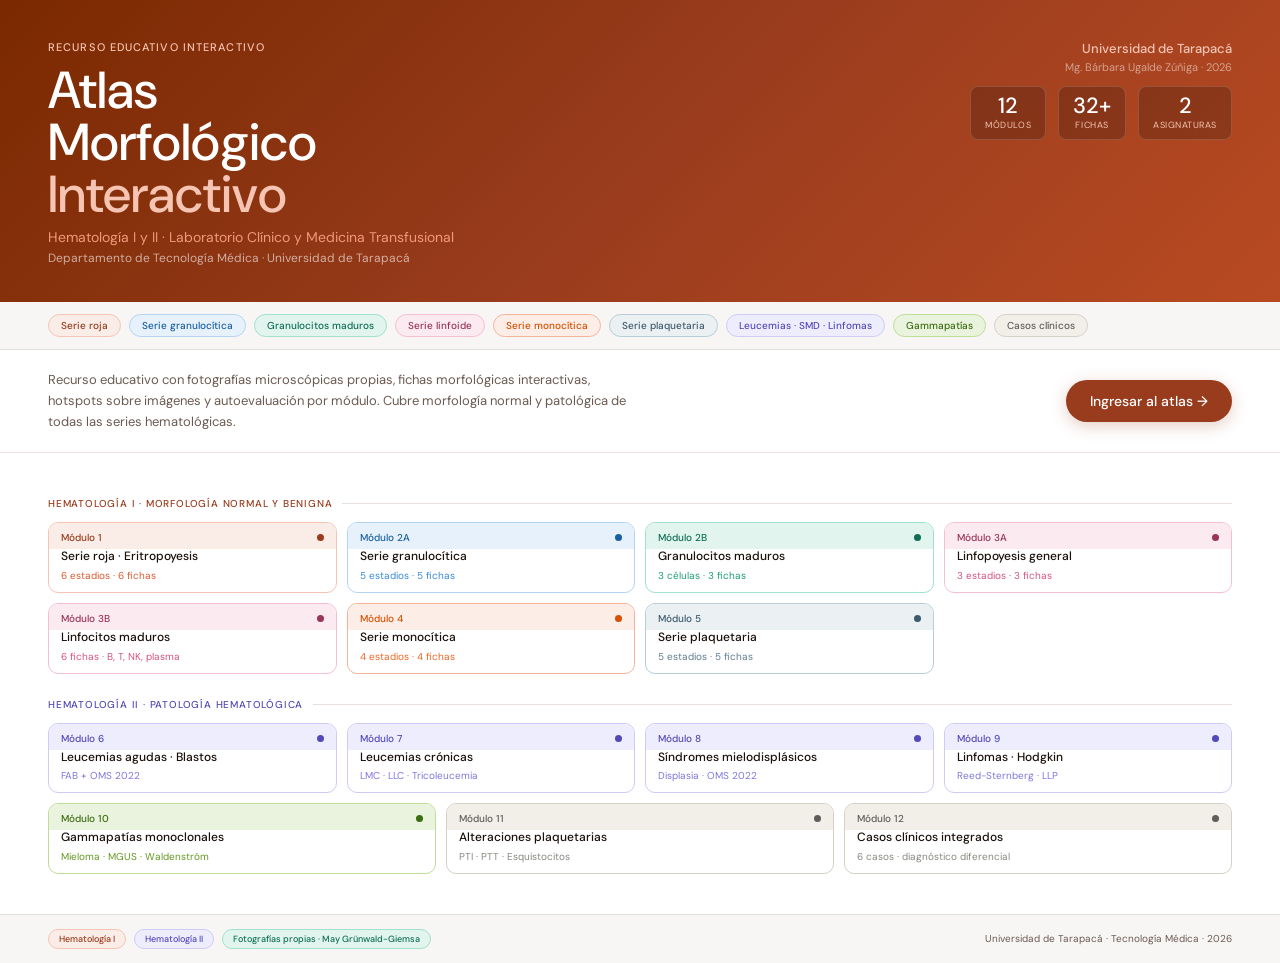
<file: index.html>
<!DOCTYPE html>
<html lang="es">
<head>
  <meta charset="UTF-8">
  <meta name="viewport" content="width=device-width, initial-scale=1.0">
  <title>Atlas Morfológico Interactivo · Hematología</title>
  <link href="https://fonts.googleapis.com/css2?family=DM+Sans:ital,wght@0,300;0,400;0,500;0,600;1,400&display=swap" rel="stylesheet">
  <script src="js/progreso.js"></script>
  <script src="js/estadisticas.js"></script>
  <style>
    *, *::before, *::after { box-sizing: border-box; margin: 0; padding: 0; }

    :root {
      --rojo: #993C1D;
      --rojo-medio: #D85A30;
      --rojo-claro: #F5C4B3;
      --rojo-palido: #FAECE7;
      --fondo: #ffffff;
      --fondo2: #F8F6F5;
      --borde: #E8E0DC;
      --texto: #1a0f0a;
      --texto-suave: #6b5a52;
    }

    html { scroll-behavior: smooth; }
    body { font-family: 'DM Sans', sans-serif; background: var(--fondo); color: var(--texto); min-height: 100vh; }

    /* HERO */
    .hero {
      background: linear-gradient(135deg, #7A2900 0%, #993C1D 50%, #B84A22 100%);
      padding: 40px 48px 36px;
      display: flex;
      justify-content: space-between;
      align-items: flex-start;
      flex-wrap: wrap;
      gap: 24px;
    }

    .hero-left .pretitulo { font-size: 11px; color: var(--rojo-claro); font-weight: 500; text-transform: uppercase; letter-spacing: .1em; margin-bottom: 10px; }
    .hero-left .titulo { font-size: 52px; font-weight: 500; color: #fff; line-height: 1; margin-bottom: 8px; }
    .hero-left .titulo span { color: var(--rojo-claro); }
    .hero-left .subtitulo { font-size: 14px; color: #F0997B; margin-bottom: 4px; }
    .hero-left .institucion { font-size: 12px; color: rgba(255,255,255,.6); }
    .hero-right { text-align: right; }
    .hero-right .universidad { font-size: 13px; color: var(--rojo-claro); font-weight: 500; }
    .hero-right .docente { font-size: 11px; color: rgba(255,255,255,.5); margin-top: 3px; }

    .hero-stats { display: flex; gap: 12px; margin-top: 12px; justify-content: flex-end; }
    .stat { background: rgba(0,0,0,.2); border: 1px solid rgba(255,255,255,.15); border-radius: 8px; padding: 8px 14px; text-align: center; }
    .stat-num { font-size: 22px; font-weight: 500; color: #fff; line-height: 1; }
    .stat-label { font-size: 9px; color: var(--rojo-claro); text-transform: uppercase; letter-spacing: .06em; margin-top: 2px; }

    /* TAGS */
    .tags-bar { background: var(--fondo2); padding: 12px 48px; display: flex; gap: 8px; flex-wrap: wrap; border-bottom: 1px solid var(--borde); }
    .tag { font-size: 10px; padding: 4px 12px; border-radius: 20px; font-weight: 500; border: 1px solid; }

    /* DESCRIPCIÓN */
    .desc-bar { padding: 20px 48px; display: flex; justify-content: space-between; align-items: center; gap: 24px; flex-wrap: wrap; border-bottom: 1px solid var(--borde); background: #fff; }
    .desc-txt { font-size: 13px; color: var(--texto-suave); line-height: 1.6; max-width: 580px; }

    .btn-ingresar {
      display: inline-flex; align-items: center; gap: 8px;
      background: var(--rojo); color: #fff;
      padding: 12px 24px; border-radius: 30px;
      font-size: 14px; font-weight: 500; text-decoration: none;
      transition: all .2s; white-space: nowrap;
      box-shadow: 0 4px 16px rgba(153,60,29,.25);
    }
    .btn-ingresar:hover { background: #7A2900; transform: translateY(-2px); box-shadow: 0 6px 20px rgba(153,60,29,.35); }

    /* BODY */
    .body { padding: 24px 48px 40px; background: #fff; }

    .seccion-label {
      font-size: 10px; font-weight: 500; text-transform: uppercase; letter-spacing: .08em;
      margin: 20px 0 12px; display: flex; align-items: center; gap: 10px;
    }
    .seccion-label::after { content: ''; flex: 1; height: 1px; background: var(--borde); }

    .grid { display: grid; grid-template-columns: repeat(4, 1fr); gap: 10px; margin-bottom: 10px; }
    .grid-3 { display: grid; grid-template-columns: repeat(3, 1fr); gap: 10px; }

    .mod-card {
      border-radius: 10px; overflow: hidden; border: 1.5px solid;
      text-decoration: none; display: block;
      transition: transform .15s, box-shadow .15s;
      cursor: pointer; background: #fff;
    }
    .mod-card:hover { transform: translateY(-3px); box-shadow: 0 6px 20px rgba(0,0,0,.08); }

    .mod-top { padding: 8px 12px 5px; display: flex; justify-content: space-between; align-items: center; }
    .mod-etiqueta { font-size: 10px; font-weight: 500; }
    .mod-dot { width: 7px; height: 7px; border-radius: 50%; }
    .mod-nombre { font-size: 12px; font-weight: 500; color: #1a0f0a; padding: 0 12px 4px; line-height: 1.3; }
    .mod-fichas { font-size: 10px; padding: 0 12px 10px; }

    /* FOOTER */
    .footer {
      background: var(--fondo2); padding: 14px 48px;
      display: flex; justify-content: space-between; align-items: center;
      border-top: 1px solid var(--borde); flex-wrap: wrap; gap: 10px;
    }
    .footer-badges { display: flex; gap: 8px; flex-wrap: wrap; }
    .footer-badge { font-size: 9px; padding: 3px 10px; border-radius: 20px; border: 1px solid; font-weight: 500; }
    .footer-txt { font-size: 10px; color: var(--texto-suave); }

    @media (max-width: 900px) {
      .hero { padding: 28px 24px; }
      .hero-left .titulo { font-size: 38px; }
      .tags-bar, .desc-bar, .body, .footer { padding-left: 24px; padding-right: 24px; }
      .grid { grid-template-columns: repeat(2, 1fr); }
      .grid-3 { grid-template-columns: repeat(2, 1fr); }
    }
    @media (max-width: 560px) {
      .grid { grid-template-columns: 1fr 1fr; }
      .hero-left .titulo { font-size: 30px; }
    }
  </style>
</head>
<body>

  <div class="hero">
    <div class="hero-left">
      <div class="pretitulo">Recurso educativo interactivo</div>
      <div class="titulo">Atlas<br>Morfológico<br><span>Interactivo</span></div>
      <div class="subtitulo">Hematología I y II · Laboratorio Clínico y Medicina Transfusional</div>
      <div class="institucion">Departamento de Tecnología Médica · Universidad de Tarapacá</div>
    </div>
    <div class="hero-right">
      <div class="universidad">Universidad de Tarapacá</div>
      <div class="docente">Mg. Bárbara Ugalde Zúñiga · 2026</div>
      <div class="hero-stats">
        <div class="stat"><div class="stat-num">12</div><div class="stat-label">Módulos</div></div>
        <div class="stat"><div class="stat-num">32+</div><div class="stat-label">Fichas</div></div>
        <div class="stat"><div class="stat-num">2</div><div class="stat-label">Asignaturas</div></div>
      </div>
    </div>
  </div>

  <div class="tags-bar">
    <span class="tag" style="color:#993C1D;border-color:#F5C4B3;background:#FAECE7">Serie roja</span>
    <span class="tag" style="color:#185FA5;border-color:#B5D4F4;background:#E6F1FB">Serie granulocítica</span>
    <span class="tag" style="color:#0F6E56;border-color:#9FE1CB;background:#E1F5EE">Granulocitos maduros</span>
    <span class="tag" style="color:#993556;border-color:#F4C0D1;background:#FBEAF0">Serie linfoide</span>
    <span class="tag" style="color:#D94F00;border-color:#F5B49A;background:#FCEEE6">Serie monocítica</span>
    <span class="tag" style="color:#3D5A6C;border-color:#B8CDD6;background:#EBF0F3">Serie plaquetaria</span>
    <span class="tag" style="color:#534AB7;border-color:#CECBF6;background:#EEEDFE">Leucemias · SMD · Linfomas</span>
    <span class="tag" style="color:#3B6D11;border-color:#C0DD97;background:#EAF3DE">Gammapatías</span>
    <span class="tag" style="color:#5F5E5A;border-color:#D3D1C7;background:#F1EFE8">Casos clínicos</span>
  </div>

  <div class="desc-bar">
    <p class="desc-txt">Recurso educativo con fotografías microscópicas propias, fichas morfológicas interactivas, hotspots sobre imágenes y autoevaluación por módulo. Cubre morfología normal y patológica de todas las series hematológicas.</p>
    <a href="modulos.html" class="btn-ingresar">Ingresar al atlas →</a>
  </div>

  <div class="body">

    <div class="seccion-label" style="color:#993C1D">Hematología I · Morfología normal y benigna</div>

    <div class="grid">
      <a href="modulos.html#mod1" class="mod-card" style="border-color:#F5C4B3">
        <div class="mod-top" style="background:#FAECE7"><span class="mod-etiqueta" style="color:#993C1D">Módulo 1</span><div class="mod-dot" style="background:#993C1D"></div></div>
        <div class="mod-nombre">Serie roja · Eritropoyesis</div>
        <div class="mod-fichas" style="color:#D85A30">6 estadios · 6 fichas</div>
      </a>
      <a href="modulos.html#mod2a" class="mod-card" style="border-color:#B5D4F4">
        <div class="mod-top" style="background:#E6F1FB"><span class="mod-etiqueta" style="color:#185FA5">Módulo 2A</span><div class="mod-dot" style="background:#185FA5"></div></div>
        <div class="mod-nombre">Serie granulocítica</div>
        <div class="mod-fichas" style="color:#378ADD">5 estadios · 5 fichas</div>
      </a>
      <a href="modulos.html#mod2b" class="mod-card" style="border-color:#9FE1CB">
        <div class="mod-top" style="background:#E1F5EE"><span class="mod-etiqueta" style="color:#0F6E56">Módulo 2B</span><div class="mod-dot" style="background:#0F6E56"></div></div>
        <div class="mod-nombre">Granulocitos maduros</div>
        <div class="mod-fichas" style="color:#1D9E75">3 células · 3 fichas</div>
      </a>
      <a href="modulos.html#mod3a" class="mod-card" style="border-color:#F4C0D1">
        <div class="mod-top" style="background:#FBEAF0"><span class="mod-etiqueta" style="color:#993556">Módulo 3A</span><div class="mod-dot" style="background:#993556"></div></div>
        <div class="mod-nombre">Linfopoyesis general</div>
        <div class="mod-fichas" style="color:#D4537E">3 estadios · 3 fichas</div>
      </a>
    </div>

    <div class="grid" style="margin-top:0">
      <a href="modulos.html#mod3b" class="mod-card" style="border-color:#F4C0D1">
        <div class="mod-top" style="background:#FBEAF0"><span class="mod-etiqueta" style="color:#993556">Módulo 3B</span><div class="mod-dot" style="background:#993556"></div></div>
        <div class="mod-nombre">Linfocitos maduros</div>
        <div class="mod-fichas" style="color:#D4537E">6 fichas · B, T, NK, plasma</div>
      </a>
      <a href="modulos.html#mod4" class="mod-card" style="border-color:#F5B49A">
        <div class="mod-top" style="background:#FCEEE6"><span class="mod-etiqueta" style="color:#D94F00">Módulo 4</span><div class="mod-dot" style="background:#D94F00"></div></div>
        <div class="mod-nombre">Serie monocítica</div>
        <div class="mod-fichas" style="color:#F26522">4 estadios · 4 fichas</div>
      </a>
      <a href="modulos.html#mod5" class="mod-card" style="border-color:#B8CDD6">
        <div class="mod-top" style="background:#EBF0F3"><span class="mod-etiqueta" style="color:#3D5A6C">Módulo 5</span><div class="mod-dot" style="background:#3D5A6C"></div></div>
        <div class="mod-nombre">Serie plaquetaria</div>
        <div class="mod-fichas" style="color:#5F7D8F">5 estadios · 5 fichas</div>
      </a>
      <div></div>
    </div>

    <div class="seccion-label" style="color:#534AB7; margin-top:24px">Hematología II · Patología hematológica</div>

    <div class="grid">
      <a href="modulos.html#mod6" class="mod-card" style="border-color:#CECBF6">
        <div class="mod-top" style="background:#EEEDFE"><span class="mod-etiqueta" style="color:#534AB7">Módulo 6</span><div class="mod-dot" style="background:#534AB7"></div></div>
        <div class="mod-nombre">Leucemias agudas · Blastos</div>
        <div class="mod-fichas" style="color:#7F77DD">FAB + OMS 2022</div>
      </a>
      <a href="modulos.html#mod7" class="mod-card" style="border-color:#CECBF6">
        <div class="mod-top" style="background:#EEEDFE"><span class="mod-etiqueta" style="color:#534AB7">Módulo 7</span><div class="mod-dot" style="background:#534AB7"></div></div>
        <div class="mod-nombre">Leucemias crónicas</div>
        <div class="mod-fichas" style="color:#7F77DD">LMC · LLC · Tricoleucemia</div>
      </a>
      <a href="modulos.html#mod8" class="mod-card" style="border-color:#CECBF6">
        <div class="mod-top" style="background:#EEEDFE"><span class="mod-etiqueta" style="color:#534AB7">Módulo 8</span><div class="mod-dot" style="background:#534AB7"></div></div>
        <div class="mod-nombre">Síndromes mielodisplásicos</div>
        <div class="mod-fichas" style="color:#7F77DD">Displasia · OMS 2022</div>
      </a>
      <a href="modulos.html#mod9" class="mod-card" style="border-color:#CECBF6">
        <div class="mod-top" style="background:#EEEDFE"><span class="mod-etiqueta" style="color:#534AB7">Módulo 9</span><div class="mod-dot" style="background:#534AB7"></div></div>
        <div class="mod-nombre">Linfomas · Hodgkin</div>
        <div class="mod-fichas" style="color:#7F77DD">Reed-Sternberg · LLP</div>
      </a>
    </div>

    <div class="grid-3" style="margin-top:10px">
      <a href="modulos.html#mod10" class="mod-card" style="border-color:#C0DD97">
        <div class="mod-top" style="background:#EAF3DE"><span class="mod-etiqueta" style="color:#3B6D11">Módulo 10</span><div class="mod-dot" style="background:#3B6D11"></div></div>
        <div class="mod-nombre">Gammapatías monoclonales</div>
        <div class="mod-fichas" style="color:#639922">Mieloma · MGUS · Waldenström</div>
      </a>
      <a href="modulos.html#mod11" class="mod-card" style="border-color:#D3D1C7">
        <div class="mod-top" style="background:#F1EFE8"><span class="mod-etiqueta" style="color:#5F5E5A">Módulo 11</span><div class="mod-dot" style="background:#5F5E5A"></div></div>
        <div class="mod-nombre">Alteraciones plaquetarias</div>
        <div class="mod-fichas" style="color:#888780">PTI · PTT · Esquistocitos</div>
      </a>
      <a href="modulos.html#mod12" class="mod-card" style="border-color:#D3D1C7">
        <div class="mod-top" style="background:#F1EFE8"><span class="mod-etiqueta" style="color:#5F5E5A">Módulo 12</span><div class="mod-dot" style="background:#5F5E5A"></div></div>
        <div class="mod-nombre">Casos clínicos integrados</div>
        <div class="mod-fichas" style="color:#888780">6 casos · diagnóstico diferencial</div>
      </a>
    </div>

  </div>

  <div class="footer">
    <div class="footer-badges">
      <span class="footer-badge" style="color:#993C1D;border-color:#F5C4B3;background:#FAECE7">Hematología I</span>
      <span class="footer-badge" style="color:#534AB7;border-color:#CECBF6;background:#EEEDFE">Hematología II</span>
      <span class="footer-badge" style="color:#0F6E56;border-color:#9FE1CB;background:#E1F5EE">Fotografías propias · May Grünwald-Giemsa</span>
    </div>
    <div class="footer-txt">Universidad de Tarapacá · Tecnología Médica · 2026</div>
  </div>

</body>
</html>
</file>
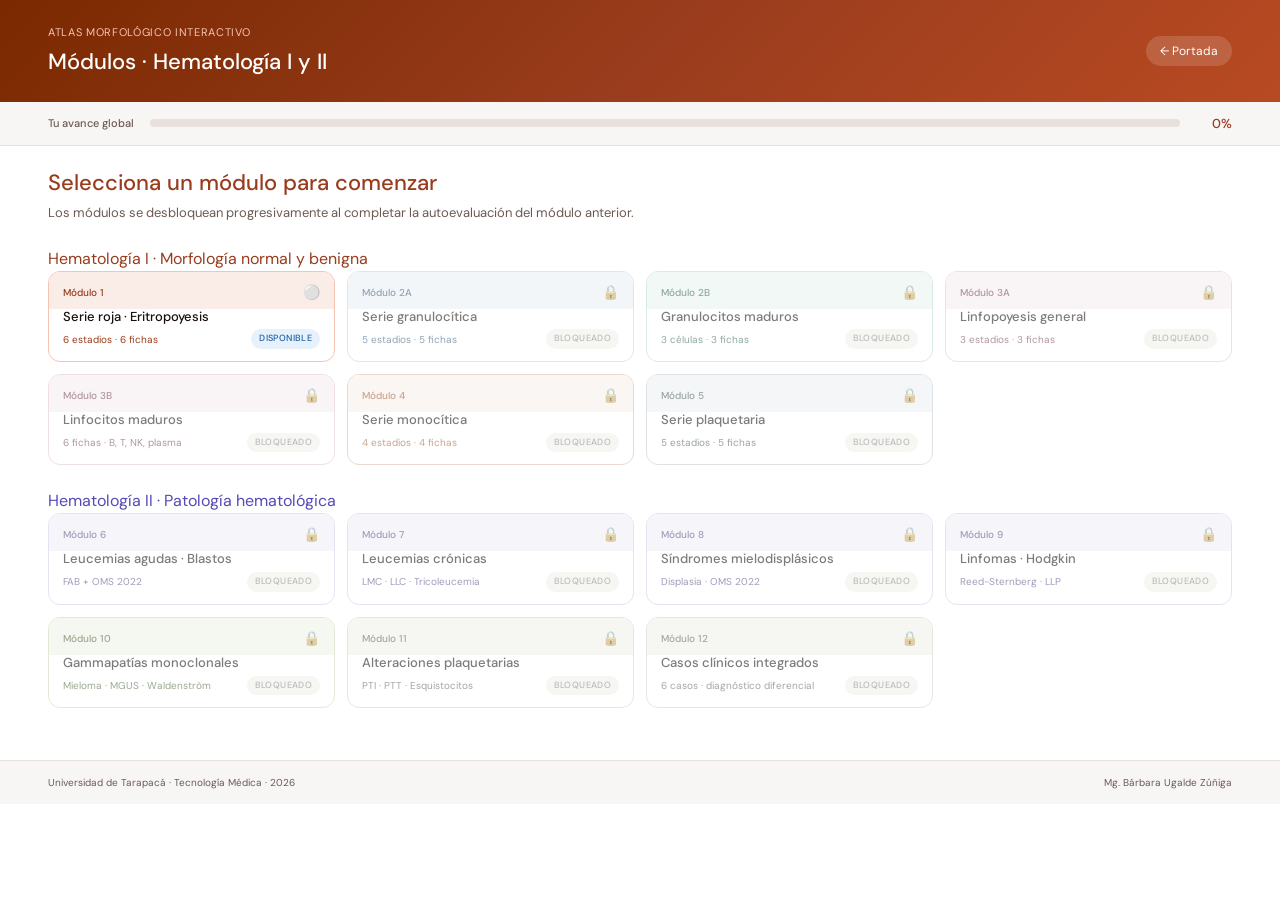
<file: modulos.html>
<!DOCTYPE html>
<html lang="es">
<head>
<meta charset="UTF-8">
<meta name="viewport" content="width=device-width, initial-scale=1.0">
<title>Módulos · Atlas Morfológico Interactivo · Hematología</title>
<link href="https://fonts.googleapis.com/css2?family=DM+Sans:ital,wght@0,300;0,400;0,500;0,600;1,400&display=swap" rel="stylesheet">
<link rel="stylesheet" href="css/estilos.css">
<style>
  body { background: #fff; }
  .intro-bar { padding: 20px 48px 8px; }
  .intro-bar h1 { font-size: 22px; color: var(--rojo); font-weight: 500; margin-bottom: 4px; }
  .intro-bar p { font-size: 13px; color: var(--texto-suave); }
  .body-modulos { padding: 16px 48px 40px; }
  @media (max-width: 900px) {
    .intro-bar, .body-modulos { padding-left: 24px; padding-right: 24px; }
  }
  .candado { font-size: 16px; }
</style>
</head>
<body>

  <div class="atlas-header">
    <div>
      <div class="breadcrumb">Atlas morfológico interactivo</div>
      <div class="titulo-pagina">Módulos · Hematología I y II</div>
    </div>
    <a href="index.html" class="volver">← Portada</a>
  </div>

  <div class="barra-progreso-global">
    <span class="label">Tu avance global</span>
    <div class="barra-progreso-track"><div class="barra-progreso-fill" id="barra-fill" style="width:0%"></div></div>
    <span class="barra-progreso-pct" id="barra-pct">0%</span>
  </div>

  <div class="intro-bar">
    <h1>Selecciona un módulo para comenzar</h1>
    <p>Los módulos se desbloquean progresivamente al completar la autoevaluación del módulo anterior.</p>
  </div>

  <div class="body-modulos" id="contenedor-modulos"></div>

  <div class="atlas-footer">
    <span>Universidad de Tarapacá · Tecnología Médica · 2026</span>
    <span>Mg. Bárbara Ugalde Zúñiga</span>
  </div>

<script src="js/progreso.js"></script>
<script src="js/estadisticas.js"></script>
<script>

const MODULOS_INFO = {
  mod1:  { numero: 'Módulo 1',  nombre: 'Serie roja · Eritropoyesis',         meta: '6 estadios · 6 fichas',                     href: 'modulos/modulo1.html',  color: '#993C1D', claro: '#F5C4B3', palido: '#FAECE7' },
  mod2a: { numero: 'Módulo 2A', nombre: 'Serie granulocítica',                meta: '5 estadios · 5 fichas',                     href: 'modulos/modulo2a.html', color: '#185FA5', claro: '#B5D4F4', palido: '#E6F1FB' },
  mod2b: { numero: 'Módulo 2B', nombre: 'Granulocitos maduros',               meta: '3 células · 3 fichas',                      href: 'modulos/modulo2b.html', color: '#0F6E56', claro: '#9FE1CB', palido: '#E1F5EE' },
  mod3a: { numero: 'Módulo 3A', nombre: 'Linfopoyesis general',               meta: '3 estadios · 3 fichas',                     href: 'modulos/modulo3a.html', color: '#993556', claro: '#F4C0D1', palido: '#FBEAF0' },
  mod3b: { numero: 'Módulo 3B', nombre: 'Linfocitos maduros',                 meta: '6 fichas · B, T, NK, plasma',               href: 'modulos/modulo3b.html', color: '#993556', claro: '#F4C0D1', palido: '#FBEAF0' },
  mod4:  { numero: 'Módulo 4',  nombre: 'Serie monocítica',                   meta: '4 estadios · 4 fichas',                     href: 'modulos/modulo4.html',  color: '#D94F00', claro: '#F5B49A', palido: '#FCEEE6' },
  mod5:  { numero: 'Módulo 5',  nombre: 'Serie plaquetaria',                  meta: '5 estadios · 5 fichas',                     href: 'modulos/modulo5.html',  color: '#3D5A6C', claro: '#B8CDD6', palido: '#EBF0F3' },
  mod6:  { numero: 'Módulo 6',  nombre: 'Leucemias agudas · Blastos',         meta: 'FAB + OMS 2022',                            href: 'modulos/modulo6.html',  color: '#534AB7', claro: '#CECBF6', palido: '#EEEDFE' },
  mod7:  { numero: 'Módulo 7',  nombre: 'Leucemias crónicas',                 meta: 'LMC · LLC · Tricoleucemia',                 href: 'modulos/modulo7.html',  color: '#534AB7', claro: '#CECBF6', palido: '#EEEDFE' },
  mod8:  { numero: 'Módulo 8',  nombre: 'Síndromes mielodisplásicos',         meta: 'Displasia · OMS 2022',                      href: 'modulos/modulo8.html',  color: '#534AB7', claro: '#CECBF6', palido: '#EEEDFE' },
  mod9:  { numero: 'Módulo 9',  nombre: 'Linfomas · Hodgkin',                 meta: 'Reed-Sternberg · LLP',                      href: 'modulos/modulo9.html',  color: '#534AB7', claro: '#CECBF6', palido: '#EEEDFE' },
  mod10: { numero: 'Módulo 10', nombre: 'Gammapatías monoclonales',           meta: 'Mieloma · MGUS · Waldenström',              href: 'modulos/modulo10.html', color: '#3B6D11', claro: '#C0DD97', palido: '#EAF3DE' },
  mod11: { numero: 'Módulo 11', nombre: 'Alteraciones plaquetarias',          meta: 'PTI · PTT · Esquistocitos',                 href: 'modulos/modulo11.html', color: '#5F5E5A', claro: '#D3D1C7', palido: '#F1EFE8' },
  mod12: { numero: 'Módulo 12', nombre: 'Casos clínicos integrados',          meta: '6 casos · diagnóstico diferencial',         href: 'modulos/modulo12.html', color: '#5F5E5A', claro: '#D3D1C7', palido: '#F1EFE8' }
};

const ICONOS_ESTADO = {
  completado: '🟢',
  en_progreso: '🟡',
  disponible: '⚪',
  bloqueado: '🔒'
};

const TEXTO_ESTADO = {
  completado: 'Completado',
  en_progreso: 'En progreso',
  disponible: 'Disponible',
  bloqueado: 'Bloqueado'
};

function renderModulos() {
  const progreso = obtenerProgreso();
  const pct = calcularPorcentajeGlobal();
  document.getElementById('barra-fill').style.width = pct + '%';
  document.getElementById('barra-pct').textContent = pct + '%';

  const grupoI = ['mod1','mod2a','mod2b','mod3a','mod3b','mod4','mod5'];
  const grupoII = ['mod6','mod7','mod8','mod9','mod10','mod11','mod12'];

  function renderGrupo(ids) {
    return `<div class="grid-modulos">` + ids.map(id => renderTarjeta(id, progreso)).join('') + `</div>`;
  }

  document.getElementById('contenedor-modulos').innerHTML = `
    <div class="seccion-label" style="color:#993C1D">Hematología I · Morfología normal y benigna</div>
    ${renderGrupo(grupoI)}
    <div class="seccion-label" style="color:#534AB7; margin-top:24px">Hematología II · Patología hematológica</div>
    ${renderGrupo(grupoII)}
  `;
}

function renderTarjeta(id, progreso) {
  const info = MODULOS_INFO[id];
  const estadoMod = progreso.modulos[id]?.estado || 'bloqueado';
  const bloqueado = estadoMod === 'bloqueado';
  const href = bloqueado ? 'javascript:void(0)' : info.href;
  const onclick = bloqueado ? `onclick="alert('Completa el módulo anterior para desbloquear este contenido.')"` : '';

  return `
    <a href="${href}" ${onclick} class="mod-card-link ${estadoMod}" style="border-color:${info.claro}">
      <div class="mod-card-top" style="background:${info.palido}">
        <span class="mod-card-etiqueta" style="color:${info.color}">${info.numero}</span>
        <span class="estado-icono">${ICONOS_ESTADO[estadoMod]}</span>
      </div>
      <div class="mod-card-nombre">${info.nombre}</div>
      <div class="mod-card-meta">
        <span style="color:${info.color}">${info.meta}</span>
        <span class="badge-estado badge-${estadoMod}">${TEXTO_ESTADO[estadoMod]}</span>
      </div>
    </a>
  `;
}

renderModulos();
</script>

</body>
</html>
</file>
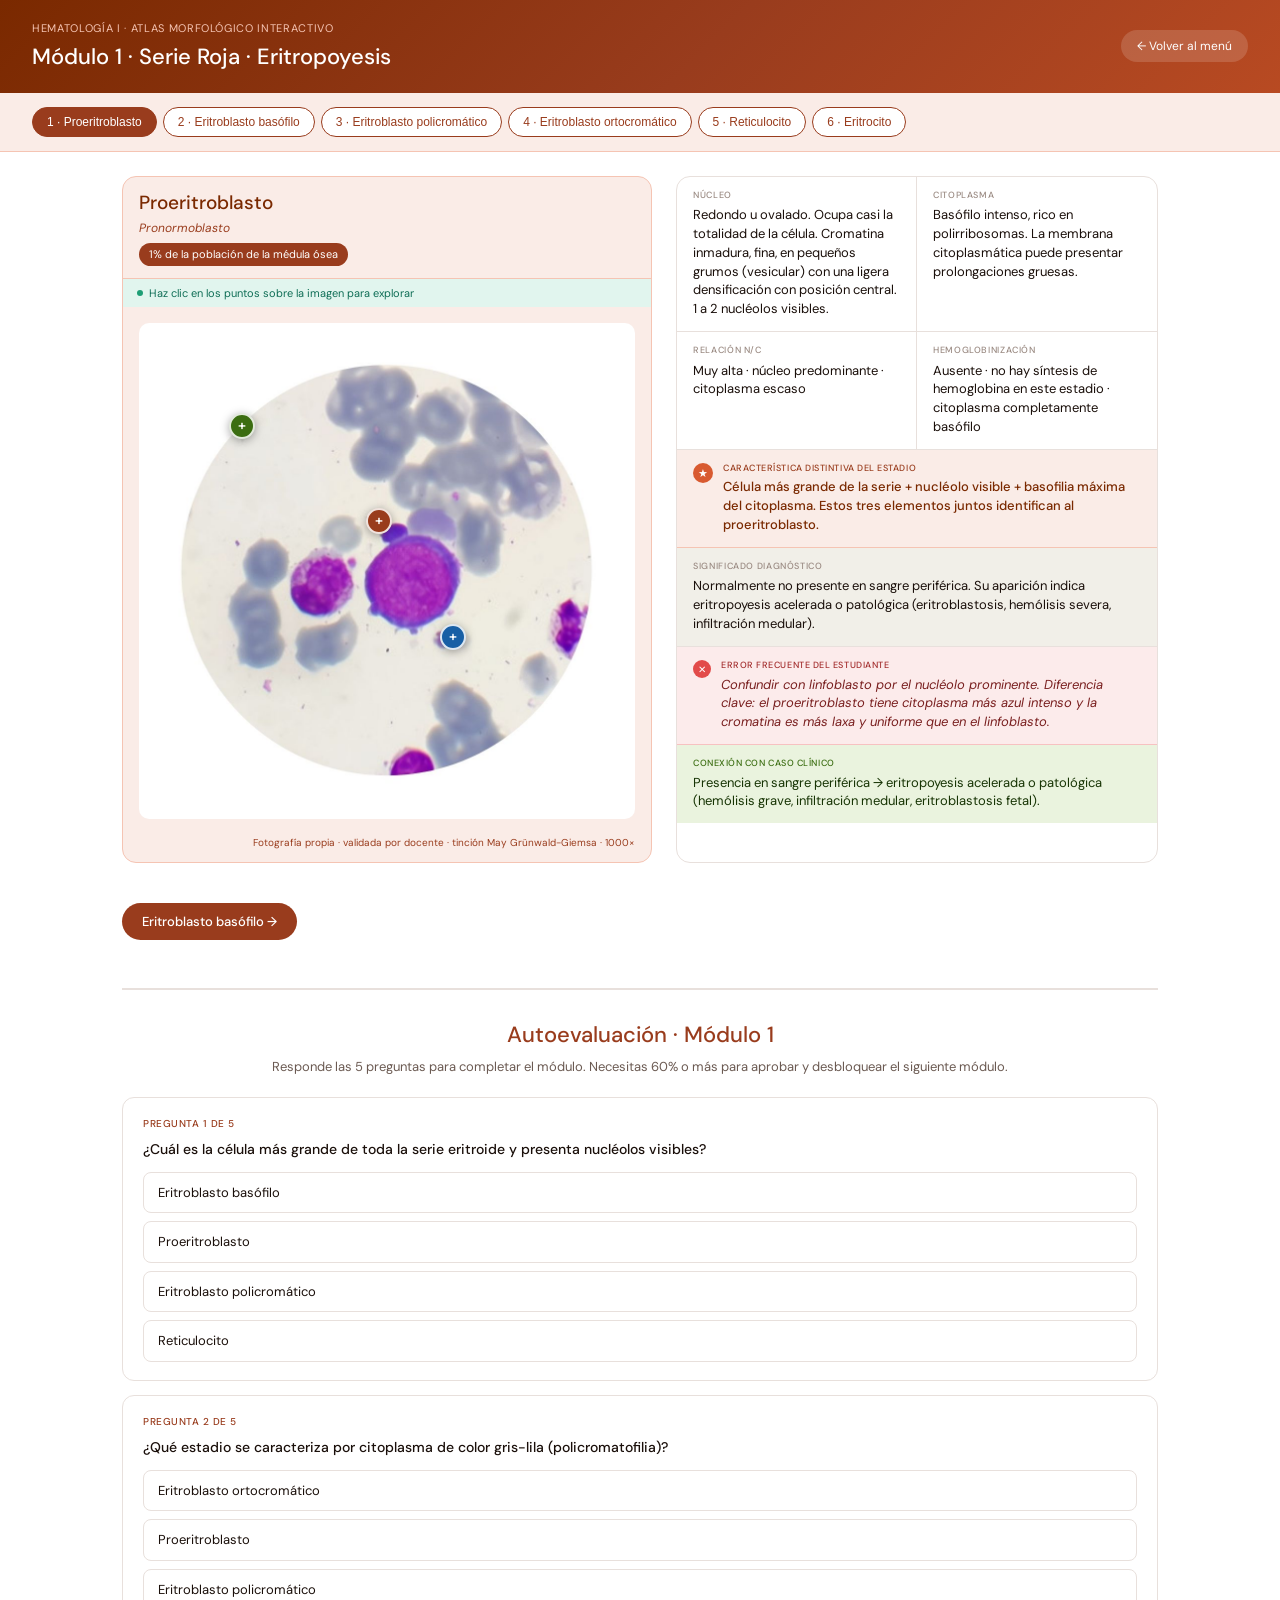
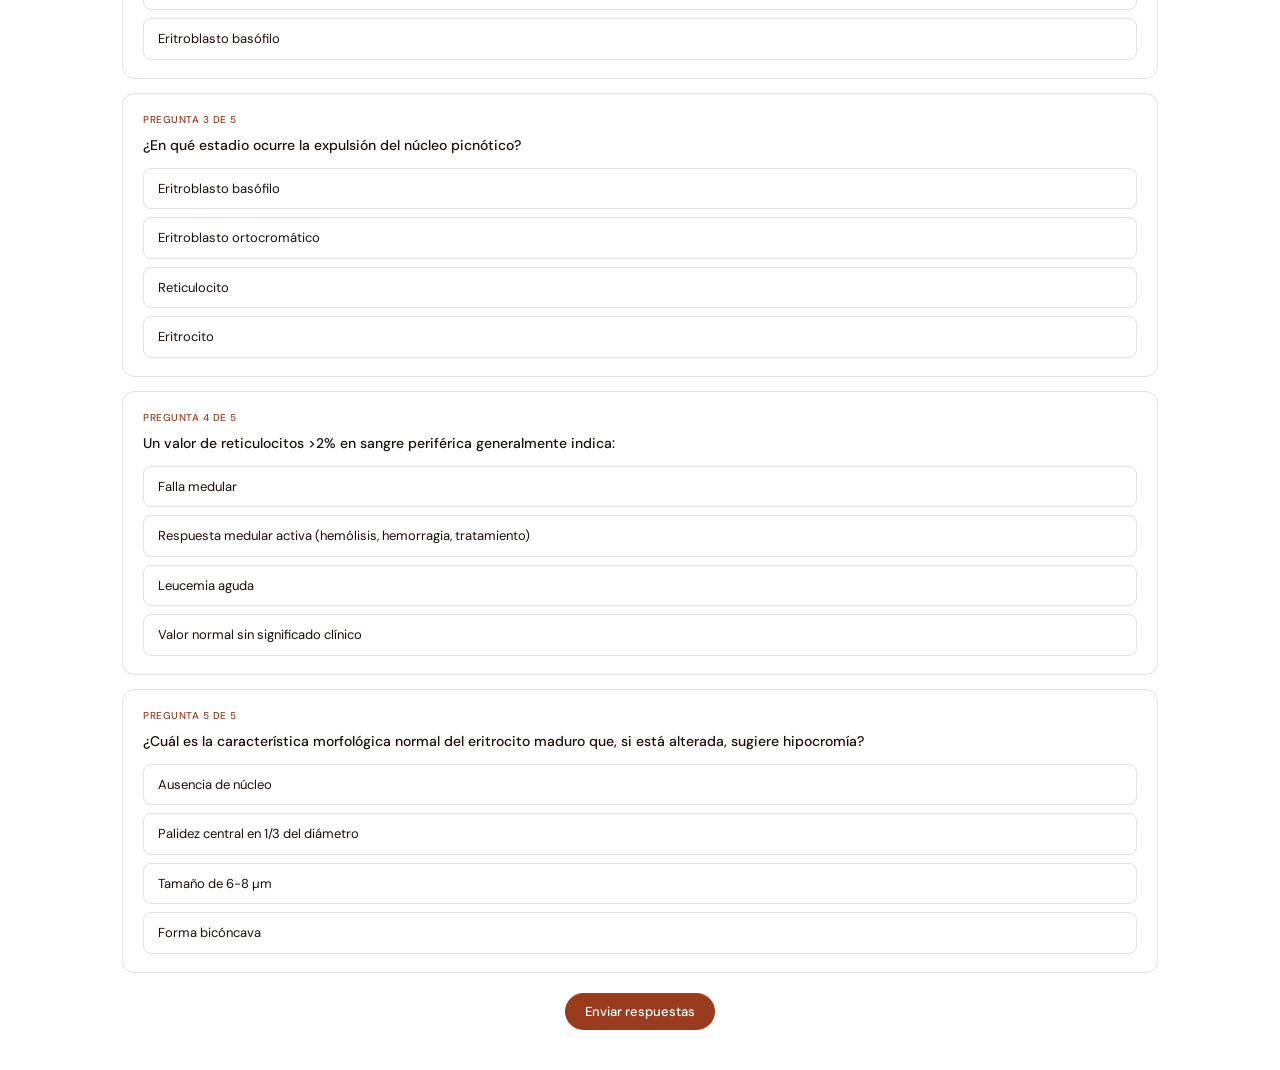
<file: modulos/modulo1.html>
<!DOCTYPE html>
<html lang="es">
<head>
<meta charset="UTF-8">
<meta name="viewport" content="width=device-width, initial-scale=1.0">
<title>Módulo 1 · Serie Roja · Atlas Hematología</title>
<link href="https://fonts.googleapis.com/css2?family=DM+Sans:ital,wght@0,300;0,400;0,500;0,600;1,400&display=swap" rel="stylesheet">
<link rel="stylesheet" href="../css/estilos.css">
<script src="../js/progreso.js"></script>
<script src="../js/estadisticas.js"></script>
<style>
  body { background: #fff; }

  .mod-header {
    background: linear-gradient(135deg, #7A2900 0%, #993C1D 55%, #B84A22 100%);
    padding: 20px 32px;
    display: flex;
    justify-content: space-between;
    align-items: center;
    flex-wrap: wrap;
    gap: 12px;
  }
  .mod-header .breadcrumb { font-size: 11px; color: #F5C4B3; text-transform: uppercase; letter-spacing: .06em; margin-bottom: 3px; }
  .mod-header .titulo { font-size: 22px; color: #fff; font-weight: 500; }
  .volver-link {
    display: inline-flex; align-items: center; gap: 6px;
    font-size: 12px; color: #fff; text-decoration: none;
    background: rgba(255,255,255,.15); padding: 7px 16px; border-radius: 20px;
    transition: background .15s;
  }
  .volver-link:hover { background: rgba(255,255,255,.28); }

  /* Navegación de estadios */
  .nav-estadios {
    display: flex; gap: 6px; padding: 14px 32px; flex-wrap: wrap;
    background: #FAECE7; border-bottom: 1px solid #F5C4B3;
  }
  .nav-btn {
    padding: 7px 14px; border-radius: 20px; font-size: 12px; font-weight: 500;
    cursor: pointer; border: 1.5px solid #993C1D; background: #fff; color: #993C1D;
    transition: all .15s; display: flex; align-items: center; gap: 6px;
  }
  .nav-btn.activo { background: #993C1D; color: #fff; }
  .nav-btn .check { font-size: 11px; }
  .nav-btn:hover { background: #D85A30; color: #fff; border-color: #D85A30; }

  /* Contenido principal */
  .contenido-modulo { padding: 24px 32px 40px; max-width: 1100px; margin: 0 auto; }

  .ficha-grid {
    display: grid; grid-template-columns: 1.1fr 1fr; gap: 24px; margin-bottom: 24px;
  }

  @media (max-width: 800px) {
    .ficha-grid { grid-template-columns: 1fr; }
    .mod-header, .nav-estadios, .contenido-modulo { padding-left: 18px; padding-right: 18px; }
  }

  .panel-foto {
    background: #FAECE7;
    border-radius: 14px;
    border: 1.5px solid #F5C4B3;
    overflow: hidden;
  }

  .foto-header {
    padding: 12px 16px;
    border-bottom: 1px solid #F5C4B3;
  }
  .foto-header .nombre-celula { font-size: 19px; font-weight: 500; color: #7A2900; }
  .foto-header .sinonimo { font-size: 12px; color: #993C1D; font-style: italic; margin-top: 2px; }
  .foto-header .badge-pct {
    display: inline-block; margin-top: 6px; font-size: 11px; color: #fff;
    background: #993C1D; padding: 3px 10px; border-radius: 20px;
  }

  .foto-img-wrap { position: relative; padding: 16px; }
  .foto-img-wrap img { width: 100%; border-radius: 10px; display: block; }

  .instruccion-hotspot {
    background: #E1F5EE; color: #0F6E56; font-size: 11px; padding: 6px 14px;
    display: flex; align-items: center; gap: 6px; border-radius: 0;
  }
  .instruccion-hotspot .dot { width: 6px; height: 6px; border-radius: 50%; background: #1D9E75; }

  .hotspot {
    position: absolute; width: 26px; height: 26px; border-radius: 50%;
    border: 2px solid rgba(255,255,255,.85); display: flex; align-items: center; justify-content: center;
    cursor: pointer; font-weight: 600; color: #fff; font-size: 14px;
    box-shadow: 0 2px 10px rgba(0,0,0,.35); transition: transform .15s; z-index: 6;
  }
  .hotspot:hover, .hotspot.activo { transform: scale(1.2); }
  .hs-nucleo { background: #993C1D; }
  .hs-citoplasma { background: #185FA5; }
  .hs-celula { background: #3B6D11; }

  .hotspot-popup {
    position: absolute; background: #1a1208; color: #fff; border-radius: 10px;
    padding: 12px 14px; width: 210px; font-size: 12px; line-height: 1.5;
    box-shadow: 0 10px 28px rgba(0,0,0,.45); z-index: 20; display: none;
  }
  .hotspot-popup.visible { display: block; }
  .hotspot-popup .ptit { font-size: 10px; font-weight: 500; text-transform: uppercase; letter-spacing: .05em; margin-bottom: 6px; }
  .hotspot-popup .pcerrar { font-size: 10px; color: #c0a895; cursor: pointer; margin-top: 8px; display: inline-block; }

  .ficha-foto-credito { font-size: 10px; color: #993C1D; padding: 0 16px 12px; text-align: right; }

  /* Panel de info morfológica */
  .panel-info {
    border-radius: 14px; border: 1.5px solid #E8E0DC; overflow: hidden;
  }
  .info-grid { display: grid; grid-template-columns: 1fr 1fr; }
  .info-campo { padding: 12px 16px; border-bottom: 1px solid #E8E0DC; }
  .info-campo:nth-child(odd) { border-right: 1px solid #E8E0DC; }
  .info-campo.full { grid-column: span 2; border-right: none; }
  .info-label { font-size: 9px; font-weight: 500; color: #9a8a82; text-transform: uppercase; letter-spacing: .07em; margin-bottom: 4px; }
  .info-valor { font-size: 13px; color: #1a0f0a; line-height: 1.45; }

  .info-distintiva {
    background: #FAECE7; padding: 12px 16px; border-bottom: 1px solid #F5C4B3;
    display: flex; gap: 10px; align-items: flex-start;
  }
  .di-icon { width: 20px; height: 20px; background: #D85A30; border-radius: 50%; flex-shrink: 0; display: flex; align-items: center; justify-content: center; color: #fff; font-size: 11px; margin-top: 1px; }
  .di-label { font-size: 9px; font-weight: 500; color: #993C1D; text-transform: uppercase; letter-spacing: .06em; margin-bottom: 3px; }
  .di-texto { font-size: 13px; font-weight: 500; color: #7A2900; line-height: 1.45; }

  .info-sigdiag { padding: 12px 16px; border-bottom: 1px solid #E8E0DC; background: #F1EFE8; }

  .info-error {
    background: #FCEBEB; padding: 12px 16px; border-bottom: 1px solid #F7C1C1;
    display: flex; gap: 10px; align-items: flex-start;
  }
  .ei-icon { width: 18px; height: 18px; background: #E24B4A; border-radius: 50%; flex-shrink: 0; margin-top: 1px; display: flex; align-items: center; justify-content: center; color: #fff; font-size: 10px; font-weight: 500; }
  .ei-label { font-size: 9px; font-weight: 500; color: #A32D2D; text-transform: uppercase; letter-spacing: .06em; margin-bottom: 3px; }
  .ei-texto { font-size: 13px; color: #791F1F; font-style: italic; line-height: 1.45; }

  .info-clinico { background: #EAF3DE; padding: 12px 16px; }
  .ki-label { font-size: 9px; font-weight: 500; color: #3B6D11; text-transform: uppercase; letter-spacing: .06em; margin-bottom: 3px; }
  .ki-texto { font-size: 13px; color: #173404; line-height: 1.45; }

  /* Botones de acción */
  .acciones-ficha { display: flex; gap: 10px; padding: 16px 0; flex-wrap: wrap; }

  /* Quiz */
  .quiz-section {
    margin-top: 32px; padding-top: 28px; border-top: 2px solid #E8E0DC;
  }
  .quiz-header { text-align: center; margin-bottom: 20px; }
  .quiz-header h2 { font-size: 22px; color: #993C1D; font-weight: 500; margin-bottom: 6px; }
  .quiz-header p { font-size: 13px; color: #6b5a52; }

  .quiz-pregunta {
    background: #fff; border: 1.5px solid #E8E0DC; border-radius: 12px;
    padding: 18px 20px; margin-bottom: 14px;
  }
  .quiz-pregunta .num { font-size: 10px; color: #993C1D; font-weight: 500; text-transform: uppercase; letter-spacing: .05em; margin-bottom: 8px; }
  .quiz-pregunta .texto { font-size: 14px; color: #1a0f0a; font-weight: 500; margin-bottom: 12px; }
  .opciones { display: flex; flex-direction: column; gap: 8px; }
  .opcion {
    padding: 10px 14px; border: 1.5px solid #E8E0DC; border-radius: 8px;
    cursor: pointer; font-size: 13px; transition: all .15s;
  }
  .opcion:hover { background: #FAECE7; border-color: #F5C4B3; }
  .opcion.seleccionada { background: #FAECE7; border-color: #993C1D; }
  .opcion.correcta { background: #EAF3DE; border-color: #3B6D11; }
  .opcion.incorrecta { background: #FCEBEB; border-color: #E24B4A; }

  .quiz-resultado {
    display: none; text-align: center; padding: 24px; border-radius: 12px; margin-top: 16px;
  }
  .quiz-resultado.visible { display: block; }
  .quiz-resultado.aprobado { background: #EAF3DE; border: 1.5px solid #C0DD97; }
  .quiz-resultado.reprobado { background: #FCEEE6; border: 1.5px solid #F5B49A; }
  .quiz-resultado .pct { font-size: 36px; font-weight: 500; margin-bottom: 6px; }
  .quiz-resultado.aprobado .pct { color: #3B6D11; }
  .quiz-resultado.reprobado .pct { color: #D94F00; }
  .quiz-resultado .msg { font-size: 14px; color: #1a0f0a; margin-bottom: 16px; }

  #btn-enviar-quiz { display: block; margin: 20px auto 0; }
</style>
</head>
<body>

  <div class="mod-header">
    <div>
      <div class="breadcrumb">Hematología I · Atlas morfológico interactivo</div>
      <div class="titulo">Módulo 1 · Serie Roja · Eritropoyesis</div>
    </div>
    <a href="../modulos.html" class="volver-link">← Volver al menú</a>
  </div>

  <div class="nav-estadios" id="nav-estadios"></div>

  <div class="contenido-modulo">
    <div id="ficha-render"></div>

    <!-- ===== QUIZ ===== -->
    <div class="quiz-section" id="quiz-section">
      <div class="quiz-header">
        <h2>Autoevaluación · Módulo 1</h2>
        <p>Responde las 5 preguntas para completar el módulo. Necesitas 60% o más para aprobar y desbloquear el siguiente módulo.</p>
      </div>
      <div id="quiz-preguntas"></div>
      <button class="btn btn-primario" id="btn-enviar-quiz" onclick="enviarQuiz()">Enviar respuestas</button>
      <div class="quiz-resultado" id="quiz-resultado"></div>
    </div>
  </div>

<script>
const MODULO_ID = 'mod1';

const ESTADIOS = [
  {
    id: 'proeritroblasto', num: 1, nombre: 'Proeritroblasto', sinonimo: 'Pronormoblasto',
    badge: '1% de la población de la médula ósea',
    foto: '../fichas/modulo1/proeritroblasto.jpg',
    nucleo: 'Redondo u ovalado. Ocupa casi la totalidad de la célula. Cromatina inmadura, fina, en pequeños grumos (vesicular) con una ligera densificación con posición central. 1 a 2 nucléolos visibles.',
    citoplasma: 'Basófilo intenso, rico en polirribosomas. La membrana citoplasmática puede presentar prolongaciones gruesas.',
    nc: 'Muy alta · núcleo predominante · citoplasma escaso',
    hemoglobinizacion: 'Ausente · no hay síntesis de hemoglobina en este estadio · citoplasma completamente basófilo',
    distintiva: 'Célula más grande de la serie + nucléolo visible + basofilia máxima del citoplasma. Estos tres elementos juntos identifican al proeritroblasto.',
    sigdiag: 'Normalmente no presente en sangre periférica. Su aparición indica eritropoyesis acelerada o patológica (eritroblastosis, hemólisis severa, infiltración medular).',
    error: 'Confundir con linfoblasto por el nucléolo prominente. Diferencia clave: el proeritroblasto tiene citoplasma más azul intenso y la cromatina es más laxa y uniforme que en el linfoblasto.',
    clinico: 'Presencia en sangre periférica → eritropoyesis acelerada o patológica (hemólisis grave, infiltración medular, eritroblastosis fetal).',
    hsNucleo: { top: '38%', left: '46%' },
    hsCitoplasma: { top: '60%', left: '60%' },
    hsCelula: { top: '20%', left: '20%' }
  },
  {
    id: 'eritroblasto_basofilo', num: 2, nombre: 'Eritroblasto basófilo', sinonimo: 'Normoblasto basófilo',
    badge: '1 - 4% de la población de la médula ósea',
    foto: '../fichas/modulo1/eritroblasto_basofilo.jpg',
    nucleo: 'Redondo y central. Cromatina más condensada, más densa y oscura. Ocupa 3/4 partes del área celular. No tiene nucléolos, desaparecen o se hacen invisibles por el alto contenido de RNA.',
    citoplasma: 'Muy basófilo, más abundante, deja un halo perinuclear (Aparato de Golgi).',
    nc: 'Alta. Núcleo aún dominante pero citoplasma ligeramente más visible que en proeritroblasto.',
    hemoglobinizacion: 'Mínima o incipiente. Primeras trazas de síntesis de Hb, no detectables visualmente.',
    distintiva: 'Cromatina iniciando condensación + nucléolo desapareciendo + tamaño reducido respecto al proeritroblasto. Primer signo de maduración nuclear.',
    sigdiag: 'Segundo estadio de la eritropoyesis, aún confinado a médula ósea en condiciones normales. Su aparición en sangre periférica indica eritropoyesis acelerada o extramedular.',
    error: 'Confundir con proeritroblasto. La diferencia está en la cromatina: en el eritroblasto basófilo ya se nota inicio de condensación y el nucléolo se borra.',
    clinico: 'Al igual que el proeritroblasto, no circula normalmente. Su presencia en frotis periférico orienta a eritropoyesis extramedular o estrés eritropoyético severo.',
    hsNucleo: { top: '32%', left: '42%' },
    hsCitoplasma: { top: '55%', left: '58%' },
    hsCelula: { top: '18%', left: '22%' }
  },
  {
    id: 'eritroblasto_policromatico', num: 3, nombre: 'Eritroblasto policromático', sinonimo: 'Normoblasto policromático',
    badge: '75% de la población de células rojas nucleadas en médula ósea',
    foto: '../fichas/modulo1/eritroblasto_policromatico.jpg',
    nucleo: 'Redondo, más pequeño. Cromatina bien condensada, patrón en bloques densos. Nucléolo ausente. El núcleo suele ser excéntrico y ocupa menos de la mitad del área celular.',
    citoplasma: 'Moderado. Color gris-rosado o lila (policromatofilia). Mezcla de basofilia residual + hemoglobina en síntesis.',
    nc: 'Media. Equilibrio entre núcleo y citoplasma. Punto de transición visible.',
    hemoglobinizacion: 'Parcial. Síntesis activa de hemoglobina → citoplasma adopta coloración mixta característica.',
    distintiva: 'Citoplasma gris-lila (policromatofilia) + cromatina en bloques + núcleo en ~50%. El estadio más reconocible por la coloración intermedia única.',
    sigdiag: 'Estadio de mayor actividad sintética de hemoglobina. No circula en sangre periférica en condiciones normales. Su presencia en frotis indica estrés eritropoyético. En déficit de hierro, la síntesis de Hb se ve comprometida.',
    error: 'Confundir con eritroblasto ortocromático. La clave es el color: el policromatófilo es gris-lila, el ortocromático es rosado-anaranjado. El núcleo del policromatófilo es más grande.',
    clinico: 'En anemias ferropénicas, este estadio puede mostrar alteraciones por déficit de hierro disponible para la síntesis.',
    hsNucleo: { top: '40%', left: '35%' },
    hsCitoplasma: { top: '60%', left: '50%' },
    hsCelula: { top: '20%', left: '60%' }
  },
  {
    id: 'eritroblasto_ortocromatico', num: 4, nombre: 'Eritroblasto ortocromático', sinonimo: 'Normoblasto ortocromático',
    badge: '18% de la población de células rojas nucleadas en médula ósea',
    foto: '../fichas/modulo1/eritroblasto_ortocromatico.jpg',
    nucleo: 'Picnótico. Muy pequeño, denso, redondeado, sin estructura interna visible. A punto de ser expulsado.',
    citoplasma: 'Abundante. Rosado-anaranjado (casi igual al eritrocito maduro). Hemoglobinización casi completa.',
    nc: 'Muy baja. Citoplasma predomina ampliamente. Núcleo picnótico es un punto oscuro pequeño.',
    hemoglobinizacion: 'Casi completa. Citoplasma prácticamente igual al eritrocito maduro en coloración.',
    distintiva: 'Núcleo picnótico (punto oscuro denso) + citoplasma rosado maduro. Último estadio nucleado de la serie. La expulsión nuclear ocurre en este estadio.',
    sigdiag: 'Último estadio nucleado de la serie. No presente en sangre periférica normal. En megaloblastosis (déficit B12/folato) muestra asincronía núcleo-citoplasma: citoplasma ya maduro con núcleo de condensación retrasada.',
    error: 'Confundir con eritrocito si el núcleo picnótico es muy pequeño o si el frotis tiene tinción pálida. Siempre buscar el punto nuclear oscuro con objetivo de inmersión.',
    clinico: 'En anemias por déficit de B12 o folato, este estadio puede mostrar asincronía núcleo-citoplasma: citoplasma ya maduro pero núcleo con condensación retrasada (megaloblastosis).',
    hsNucleo: { top: '42%', left: '38%' },
    hsCitoplasma: { top: '60%', left: '55%' },
    hsCelula: { top: '20%', left: '65%' }
  },
  {
    id: 'reticulocito', num: 5, nombre: 'Reticulocito', sinonimo: 'Eritrocito policromatófilo / Reticulocito circulante',
    badge: '18% de la población de células rojas nucleadas en médula ósea',
    foto: '../fichas/modulo1/reticulocito.jpg',
    nucleo: 'Ausente. El núcleo fue expulsado en la médula. Sin estructura nuclear.',
    citoplasma: 'Rosado con leve tinte azulado (policromatofilia residual). Con tinción supravital (azul brillante de cresilo) muestra red de RNA ribosómico.',
    nc: 'No aplica. Sin núcleo. Célula anucleada.',
    hemoglobinizacion: 'Completa funcional. Aún con pequeña cantidad de RNA ribosómico residual (visible solo con tinción supravital).',
    distintiva: 'Levemente más grande y azulado que el eritrocito maduro en May Grünwald-Giemsa. Identificación definitiva solo con tinción supravital que revela la red ribosómica.',
    sigdiag: 'Su recuento en sangre periférica (valor normal 0,5–2%) es el índice directo de actividad eritropoyética medular. Reticulocitosis indica respuesta medular activa ante hemólisis, hemorragia aguda o tratamiento. Reticulocitopenia sugiere falla medular.',
    error: "En May Grünwald-Giemsa, pasar por alto el leve tinte azul del reticulocito y clasificarlo como eritrocito maduro. En conteo diferencial, se reporta como 'policromatófilo'.",
    clinico: 'Reticulocitosis (>2%) indica respuesta medular activa → anemia hemolítica, hemorragia aguda, respuesta a tratamiento con Fe/B12/folato.',
    hsNucleo: { top: '38%', left: '42%' },
    hsCitoplasma: { top: '38%', left: '42%' },
    hsCelula: { top: '20%', left: '20%' },
    sinNucleo: true
  },
  {
    id: 'eritrocito', num: 6, nombre: 'Eritrocito', sinonimo: 'Hematíe / Glóbulo rojo maduro',
    badge: 'Célula más abundante de la sangre',
    foto: '../fichas/modulo1/eritrocito.jpg',
    nucleo: 'Ausente. Célula anucleada completamente diferenciada.',
    citoplasma: 'Rosa-anaranjado uniforme. Palidez central en 1/3 del diámetro (área de palidez central normal). Sin orgánulos.',
    nc: 'No aplica. Anucleado. Área de palidez central es característica morfológica normal.',
    hemoglobinizacion: 'Completa. Concentración de Hb óptima. Sin RNA ni orgánulos residuales.',
    distintiva: 'Disco bicóncavo anucleado rosado con palidez central de 1/3 del diámetro. Cualquier desviación de esta morfología es potencialmente patológica.',
    sigdiag: 'La morfología eritrocitaria es el mapa diagnóstico de las anemias. Hipocromía y microcitosis orientan a ferropenia; macrocitosis a déficit de B12 o folato; esferocitos a hemólisis; dianocitos a hemoglobinopatías.',
    error: 'Subestimar alteraciones morfológicas sutiles: palidez central >1/3 (hipocromía), variación de tamaño (anisocitosis), variación de forma (poiquilocitosis).',
    clinico: 'La morfología eritrocitaria es el mapa diagnóstico de las anemias: hipocromía + microcitosis → ferropenia; macrocitosis → déficit B12/folato; esferocitos → hemólisis; dianocitos → hemoglobinopatías.',
    hsNucleo: { top: '38%', left: '40%' },
    hsCitoplasma: { top: '60%', left: '55%' },
    hsCelula: { top: '20%', left: '20%' },
    sinNucleo: true
  }
];

let estadioActual = 0;
const fichasVistas = new Set();

function renderNav() {
  const nav = document.getElementById('nav-estadios');
  nav.innerHTML = ESTADIOS.map((e, i) => `
    <button class="nav-btn ${i === estadioActual ? 'activo' : ''}" onclick="irAEstadio(${i})">
      ${fichasVistas.has(e.id) ? '<span class="check">✓</span>' : ''}
      ${e.num} · ${e.nombre}
    </button>
  `).join('');
}

function irAEstadio(i) {
  estadioActual = i;
  renderNav();
  renderFicha();
  window.scrollTo({ top: 0, behavior: 'smooth' });
}

function renderFicha() {
  const e = ESTADIOS[estadioActual];
  fichasVistas.add(e.id);
  registrarFichaConsultada(MODULO_ID, e.id);

  const hotspotsHtml = e.sinNucleo ? `
    <div class="hotspot hs-celula" style="top:${e.hsCelula.top};left:${e.hsCelula.left}" onclick="togglePopup(event,'celula')">+</div>
  ` : `
    <div class="hotspot hs-nucleo" style="top:${e.hsNucleo.top};left:${e.hsNucleo.left}" onclick="togglePopup(event,'nucleo')">+</div>
    <div class="hotspot hs-citoplasma" style="top:${e.hsCitoplasma.top};left:${e.hsCitoplasma.left}" onclick="togglePopup(event,'citoplasma')">+</div>
    <div class="hotspot hs-celula" style="top:${e.hsCelula.top};left:${e.hsCelula.left}" onclick="togglePopup(event,'celula')">+</div>
  `;

  document.getElementById('ficha-render').innerHTML = `
    <div class="ficha-grid">
      <div class="panel-foto">
        <div class="foto-header">
          <div class="nombre-celula">${e.nombre}</div>
          <div class="sinonimo">${e.sinonimo}</div>
          <div class="badge-pct">${e.badge}</div>
        </div>
        <div class="instruccion-hotspot"><div class="dot"></div> Haz clic en los puntos sobre la imagen para explorar</div>
        <div class="foto-img-wrap" id="foto-wrap">
          <img src="${e.foto}" alt="${e.nombre}">
          ${hotspotsHtml}
          <div class="hotspot-popup" id="popup-nucleo">
            <div class="ptit" style="color:#F5C4B3">Núcleo</div>
            <div>${e.nucleo}</div>
            <span class="pcerrar" onclick="cerrarPopup('nucleo')">✕ cerrar</span>
          </div>
          <div class="hotspot-popup" id="popup-citoplasma">
            <div class="ptit" style="color:#85B7EB">Citoplasma</div>
            <div>${e.citoplasma}</div>
            <span class="pcerrar" onclick="cerrarPopup('citoplasma')">✕ cerrar</span>
          </div>
          <div class="hotspot-popup" id="popup-celula">
            <div class="ptit" style="color:#97C459">Célula completa</div>
            <div>★ ${e.distintiva}</div>
            <span class="pcerrar" onclick="cerrarPopup('celula')">✕ cerrar</span>
          </div>
        </div>
        <div class="ficha-foto-credito">Fotografía propia · validada por docente · tinción May Grünwald-Giemsa · 1000×</div>
      </div>

      <div class="panel-info">
        <div class="info-grid">
          <div class="info-campo"><div class="info-label">Núcleo</div><div class="info-valor">${e.nucleo}</div></div>
          <div class="info-campo"><div class="info-label">Citoplasma</div><div class="info-valor">${e.citoplasma}</div></div>
          <div class="info-campo"><div class="info-label">Relación N/C</div><div class="info-valor">${e.nc}</div></div>
          <div class="info-campo"><div class="info-label">Hemoglobinización</div><div class="info-valor">${e.hemoglobinizacion}</div></div>
        </div>
        <div class="info-distintiva">
          <div class="di-icon">★</div>
          <div><div class="di-label">Característica distintiva del estadio</div><div class="di-texto">${e.distintiva}</div></div>
        </div>
        <div class="info-sigdiag"><div class="info-label">Significado diagnóstico</div><div class="info-valor">${e.sigdiag}</div></div>
        <div class="info-error">
          <div class="ei-icon">✕</div>
          <div><div class="ei-label">Error frecuente del estudiante</div><div class="ei-texto">${e.error}</div></div>
        </div>
        <div class="info-clinico"><div class="ki-label">Conexión con caso clínico</div><div class="ki-texto">${e.clinico}</div></div>
      </div>
    </div>

    <div class="acciones-ficha">
      ${estadioActual > 0 ? `<button class="btn btn-secundario" onclick="irAEstadio(${estadioActual - 1})">← ${ESTADIOS[estadioActual - 1].nombre}</button>` : ''}
      ${estadioActual < ESTADIOS.length - 1 ? `<button class="btn btn-primario" onclick="irAEstadio(${estadioActual + 1})">${ESTADIOS[estadioActual + 1].nombre} →</button>` : '<button class="btn btn-primario" onclick="document.getElementById(\'quiz-section\').scrollIntoView({behavior:\'smooth\'})">Ir a la autoevaluación →</button>'}
    </div>
  `;
}

function togglePopup(event, tipo) {
  event.stopPropagation();
  const popup = document.getElementById('popup-' + tipo);
  const isVisible = popup.classList.contains('visible');
  document.querySelectorAll('.hotspot-popup').forEach(p => p.classList.remove('visible'));
  document.querySelectorAll('.hotspot').forEach(h => h.classList.remove('activo'));
  if (!isVisible) {
    // Posicionar el popup cerca del hotspot clickeado
    const hotspot = event.currentTarget;
    const wrap = document.getElementById('foto-wrap');
    const wrapRect = wrap.getBoundingClientRect();
    const hsRect = hotspot.getBoundingClientRect();
    let left = hsRect.left - wrapRect.left + 30;
    let top = hsRect.top - wrapRect.top - 10;
    if (left + 210 > wrapRect.width) left = hsRect.left - wrapRect.left - 220;
    popup.style.left = left + 'px';
    popup.style.top = top + 'px';
    popup.classList.add('visible');
    hotspot.classList.add('activo');
  }
}

function cerrarPopup(tipo) {
  document.getElementById('popup-' + tipo).classList.remove('visible');
  document.querySelectorAll('.hotspot').forEach(h => h.classList.remove('activo'));
}

document.addEventListener('click', (e) => {
  if (!e.target.closest('.hotspot') && !e.target.closest('.hotspot-popup')) {
    document.querySelectorAll('.hotspot-popup').forEach(p => p.classList.remove('visible'));
    document.querySelectorAll('.hotspot').forEach(h => h.classList.remove('activo'));
  }
});

/* ============ QUIZ ============ */
const PREGUNTAS_QUIZ = [
  {
    texto: '¿Cuál es la célula más grande de toda la serie eritroide y presenta nucléolos visibles?',
    opciones: ['Eritroblasto basófilo', 'Proeritroblasto', 'Eritroblasto policromático', 'Reticulocito'],
    correcta: 1
  },
  {
    texto: '¿Qué estadio se caracteriza por citoplasma de color gris-lila (policromatofilia)?',
    opciones: ['Eritroblasto ortocromático', 'Proeritroblasto', 'Eritroblasto policromático', 'Eritroblasto basófilo'],
    correcta: 2
  },
  {
    texto: '¿En qué estadio ocurre la expulsión del núcleo picnótico?',
    opciones: ['Eritroblasto basófilo', 'Eritroblasto ortocromático', 'Reticulocito', 'Eritrocito'],
    correcta: 1
  },
  {
    texto: 'Un valor de reticulocitos >2% en sangre periférica generalmente indica:',
    opciones: ['Falla medular', 'Respuesta medular activa (hemólisis, hemorragia, tratamiento)', 'Leucemia aguda', 'Valor normal sin significado clínico'],
    correcta: 1
  },
  {
    texto: '¿Cuál es la característica morfológica normal del eritrocito maduro que, si está alterada, sugiere hipocromía?',
    opciones: ['Ausencia de núcleo', 'Palidez central en 1/3 del diámetro', 'Tamaño de 6-8 µm', 'Forma bicóncava'],
    correcta: 1
  }
];

let respuestasSeleccionadas = new Array(PREGUNTAS_QUIZ.length).fill(null);

function renderQuiz() {
  const cont = document.getElementById('quiz-preguntas');
  cont.innerHTML = PREGUNTAS_QUIZ.map((p, i) => `
    <div class="quiz-pregunta">
      <div class="num">Pregunta ${i + 1} de ${PREGUNTAS_QUIZ.length}</div>
      <div class="texto">${p.texto}</div>
      <div class="opciones" id="opciones-${i}">
        ${p.opciones.map((op, j) => `
          <div class="opcion" id="op-${i}-${j}" onclick="seleccionarOpcion(${i}, ${j})">${op}</div>
        `).join('')}
      </div>
    </div>
  `).join('');
}

function seleccionarOpcion(pregunta, opcion) {
  respuestasSeleccionadas[pregunta] = opcion;
  document.querySelectorAll(`#opciones-${pregunta} .opcion`).forEach((el, j) => {
    el.classList.toggle('seleccionada', j === opcion);
  });
}

function enviarQuiz() {
  if (respuestasSeleccionadas.includes(null)) {
    alert('Por favor responde todas las preguntas antes de enviar.');
    return;
  }

  let correctas = 0;
  PREGUNTAS_QUIZ.forEach((p, i) => {
    const esCorrecta = respuestasSeleccionadas[i] === p.correcta;
    if (esCorrecta) correctas++;
    document.querySelectorAll(`#opciones-${i} .opcion`).forEach((el, j) => {
      if (j === p.correcta) el.classList.add('correcta');
      else if (j === respuestasSeleccionadas[i] && !esCorrecta) el.classList.add('incorrecta');
    });
  });

  const resultado = completarQuiz(MODULO_ID, {
    puntaje: correctas,
    total: PREGUNTAS_QUIZ.length,
    respuestas: respuestasSeleccionadas
  });

  const div = document.getElementById('quiz-resultado');
  div.classList.add('visible', resultado.aprobado ? 'aprobado' : 'reprobado');
  div.innerHTML = `
    <div class="pct">${Math.round(resultado.porcentaje)}%</div>
    <div class="msg">${resultado.aprobado
      ? '¡Felicitaciones! Aprobaste el Módulo 1. El siguiente módulo ya está disponible.'
      : 'Necesitas 60% o más para aprobar. Revisa las fichas y vuelve a intentarlo.'}</div>
    <div style="display:flex; gap:10px; justify-content:center; flex-wrap:wrap;">
      ${resultado.aprobado ? '<a href="../modulos.html" class="btn btn-primario">Volver al menú de módulos</a>' : '<button class="btn btn-secundario" onclick="reiniciarQuiz()">Intentar de nuevo</button>'}
    </div>
  `;
  document.getElementById('btn-enviar-quiz').style.display = 'none';
  div.scrollIntoView({ behavior: 'smooth' });
}

function reiniciarQuiz() {
  respuestasSeleccionadas = new Array(PREGUNTAS_QUIZ.length).fill(null);
  document.getElementById('quiz-resultado').classList.remove('visible', 'aprobado', 'reprobado');
  document.getElementById('btn-enviar-quiz').style.display = 'block';
  renderQuiz();
}

/* ============ INIT ============ */
registrarAccesoModulo(MODULO_ID);
iniciarConteoTiempo(MODULO_ID);
renderNav();
renderFicha();
renderQuiz();
</script>

</body>
</html>
</file>
<file: css/estilos.css>
/* ============================================
   ESTILOS GLOBALES · Atlas Morfológico Interactivo
   Universidad de Tarapacá · Hematología I y II
   ============================================ */

@import url('https://fonts.googleapis.com/css2?family=DM+Sans:ital,wght@0,300;0,400;0,500;0,600;1,400&display=swap');

* , *::before, *::after { box-sizing: border-box; margin: 0; padding: 0; }

:root {
  /* Paleta serie roja */
  --rojo: #993C1D;
  --rojo-medio: #D85A30;
  --rojo-claro: #F5C4B3;
  --rojo-palido: #FAECE7;
  --rojo-oscuro: #7A2900;

  /* Paleta serie granulocítica */
  --azul: #185FA5;
  --azul-medio: #378ADD;
  --azul-claro: #B5D4F4;
  --azul-palido: #E6F1FB;

  /* Paleta granulocitos maduros */
  --teal: #0F6E56;
  --teal-medio: #1D9E75;
  --teal-claro: #9FE1CB;
  --teal-palido: #E1F5EE;

  /* Paleta serie linfoide */
  --rosa: #993556;
  --rosa-medio: #D4537E;
  --rosa-claro: #F4C0D1;
  --rosa-palido: #FBEAF0;

  /* Paleta serie monocítica */
  --naranja: #D94F00;
  --naranja-medio: #F26522;
  --naranja-claro: #F5B49A;
  --naranja-palido: #FCEEE6;

  /* Paleta serie plaquetaria */
  --grisazul: #3D5A6C;
  --grisazul-medio: #5F7D8F;
  --grisazul-claro: #B8CDD6;
  --grisazul-palido: #EBF0F3;

  /* Paleta Hematología II - neoplasias */
  --morado: #534AB7;
  --morado-medio: #7F77DD;
  --morado-claro: #CECBF6;
  --morado-palido: #EEEDFE;

  /* Paleta gammapatías */
  --verde: #3B6D11;
  --verde-medio: #639922;
  --verde-claro: #C0DD97;
  --verde-palido: #EAF3DE;

  /* Paleta plaquetas patológicas / casos */
  --gris: #5F5E5A;
  --gris-medio: #888780;
  --gris-claro: #D3D1C7;
  --gris-palido: #F1EFE8;

  /* Neutros */
  --fondo: #ffffff;
  --fondo2: #F8F6F5;
  --borde: #E8E0DC;
  --texto: #1a0f0a;
  --texto-suave: #6b5a52;
  --texto-tenue: #9a8a82;

  /* Estados de progreso */
  --estado-completado: #3B6D11;
  --estado-progreso: #D94F00;
  --estado-disponible: #185FA5;
  --estado-bloqueado: #8a8580;
}

html { scroll-behavior: smooth; }

body {
  font-family: 'DM Sans', sans-serif;
  background: var(--fondo);
  color: var(--texto);
  min-height: 100vh;
  line-height: 1.5;
}

a { color: inherit; }

/* ---------- Header reutilizable ---------- */
.atlas-header {
  background: linear-gradient(135deg, var(--rojo-oscuro) 0%, var(--rojo) 50%, #B84A22 100%);
  padding: 24px 48px;
  display: flex;
  justify-content: space-between;
  align-items: center;
  flex-wrap: wrap;
  gap: 16px;
}

.atlas-header .titulo-pagina {
  font-size: 22px;
  font-weight: 500;
  color: #fff;
}

.atlas-header .breadcrumb {
  font-size: 11px;
  color: var(--rojo-claro);
  text-transform: uppercase;
  letter-spacing: .06em;
  margin-bottom: 4px;
}

.atlas-header .volver {
  display: inline-flex;
  align-items: center;
  gap: 6px;
  font-size: 12px;
  color: #fff;
  text-decoration: none;
  background: rgba(255,255,255,.15);
  padding: 6px 14px;
  border-radius: 20px;
  transition: background .15s;
}

.atlas-header .volver:hover { background: rgba(255,255,255,.25); }

/* ---------- Barra de progreso global ---------- */
.barra-progreso-global {
  background: var(--fondo2);
  padding: 12px 48px;
  display: flex;
  align-items: center;
  gap: 16px;
  border-bottom: 1px solid var(--borde);
}

.barra-progreso-global .label {
  font-size: 11px;
  font-weight: 500;
  color: var(--texto-suave);
  white-space: nowrap;
}

.barra-progreso-track {
  flex: 1;
  height: 8px;
  background: var(--borde);
  border-radius: 4px;
  overflow: hidden;
}

.barra-progreso-fill {
  height: 100%;
  background: linear-gradient(90deg, var(--rojo) 0%, var(--naranja) 100%);
  border-radius: 4px;
  transition: width .4s ease;
}

.barra-progreso-pct {
  font-size: 13px;
  font-weight: 500;
  color: var(--rojo);
  min-width: 36px;
  text-align: right;
}

/* ---------- Tarjetas de módulo (menú) ---------- */
.mod-card-link {
  border-radius: 12px;
  overflow: hidden;
  border: 1.5px solid;
  text-decoration: none;
  display: block;
  position: relative;
  transition: transform .15s, box-shadow .15s;
  background: #fff;
}

.mod-card-link.disponible:hover,
.mod-card-link.en_progreso:hover,
.mod-card-link.completado:hover {
  transform: translateY(-3px);
  box-shadow: 0 8px 24px rgba(0,0,0,.1);
  cursor: pointer;
}

.mod-card-link.bloqueado {
  opacity: .55;
  cursor: not-allowed;
  filter: grayscale(.5);
}

.mod-card-top {
  padding: 10px 14px 6px;
  display: flex;
  justify-content: space-between;
  align-items: center;
}

.mod-card-etiqueta {
  font-size: 10px;
  font-weight: 500;
}

.mod-card-nombre {
  font-size: 13px;
  font-weight: 500;
  color: var(--texto);
  padding: 0 14px 4px;
  line-height: 1.3;
}

.mod-card-meta {
  font-size: 10px;
  padding: 0 14px 12px;
  display: flex;
  justify-content: space-between;
  align-items: center;
}

.estado-icono {
  font-size: 14px;
}

/* ---------- Estado badges ---------- */
.badge-estado {
  font-size: 9px;
  font-weight: 500;
  padding: 3px 8px;
  border-radius: 20px;
  text-transform: uppercase;
  letter-spacing: .04em;
}

.badge-completado { background: #EAF3DE; color: var(--estado-completado); }
.badge-en_progreso { background: #FCEEE6; color: var(--estado-progreso); }
.badge-disponible { background: #E6F1FB; color: var(--estado-disponible); }
.badge-bloqueado { background: #F1EFE8; color: var(--estado-bloqueado); }

/* ---------- Grids ---------- */
.grid-modulos { display: grid; grid-template-columns: repeat(4, 1fr); gap: 12px; margin-bottom: 12px; }
.grid-modulos-3 { display: grid; grid-template-columns: repeat(3, 1fr); gap: 12px; }

@media (max-width: 900px) {
  .grid-modulos { grid-template-columns: repeat(2, 1fr); }
  .grid-modulos-3 { grid-template-columns: repeat(2, 1fr); }
  .atlas-header, .barra-progreso-global { padding-left: 24px; padding-right: 24px; }
}

@media (max-width: 560px) {
  .grid-modulos, .grid-modulos-3 { grid-template-columns: 1fr; }
}

/* ---------- Fichas dentro de un módulo ---------- */
.ficha-contenedor {
  background: #fff;
  border-radius: 12px;
  border: 1.5px solid var(--borde);
  overflow: hidden;
  margin-bottom: 20px;
}

.ficha-foto-wrap {
  position: relative;
  background: #f5f5f5;
}

.ficha-foto-wrap img {
  width: 100%;
  display: block;
}

.hotspot {
  position: absolute;
  width: 30px;
  height: 30px;
  border-radius: 50%;
  border: 2px solid rgba(255,255,255,.7);
  display: flex;
  align-items: center;
  justify-content: center;
  cursor: pointer;
  font-weight: 500;
  color: #fff;
  font-size: 16px;
  box-shadow: 0 2px 8px rgba(0,0,0,.3);
  transition: transform .15s;
  z-index: 5;
}

.hotspot:hover { transform: scale(1.15); }

.hotspot-popup {
  position: absolute;
  background: #1a1a2e;
  color: #fff;
  border-radius: 8px;
  padding: 12px 14px;
  width: 220px;
  font-size: 12px;
  line-height: 1.5;
  box-shadow: 0 8px 24px rgba(0,0,0,.4);
  z-index: 10;
  display: none;
}

.hotspot-popup.visible { display: block; }

.hotspot-popup .popup-titulo {
  font-size: 10px;
  font-weight: 500;
  text-transform: uppercase;
  letter-spacing: .05em;
  margin-bottom: 6px;
}

.hotspot-popup .popup-cerrar {
  font-size: 10px;
  color: #8a8aa0;
  cursor: pointer;
  margin-top: 8px;
  display: inline-block;
}

/* ---------- Botones generales ---------- */
.btn {
  display: inline-flex;
  align-items: center;
  gap: 8px;
  padding: 10px 20px;
  border-radius: 30px;
  font-size: 13px;
  font-weight: 500;
  text-decoration: none;
  border: none;
  cursor: pointer;
  transition: all .2s;
  font-family: 'DM Sans', sans-serif;
}

.btn-primario { background: var(--rojo); color: #fff; }
.btn-primario:hover { background: var(--rojo-oscuro); transform: translateY(-1px); }

.btn-secundario { background: var(--fondo2); color: var(--texto); border: 1px solid var(--borde); }
.btn-secundario:hover { background: var(--borde); }

.btn-descarga { background: var(--azul-palido); color: var(--azul); }
.btn-descarga:hover { background: var(--azul-claro); }

/* ---------- Footer ---------- */
.atlas-footer {
  background: var(--fondo2);
  padding: 14px 48px;
  display: flex;
  justify-content: space-between;
  align-items: center;
  border-top: 1px solid var(--borde);
  flex-wrap: wrap;
  gap: 10px;
  font-size: 10px;
  color: var(--texto-suave);
}
</file>
